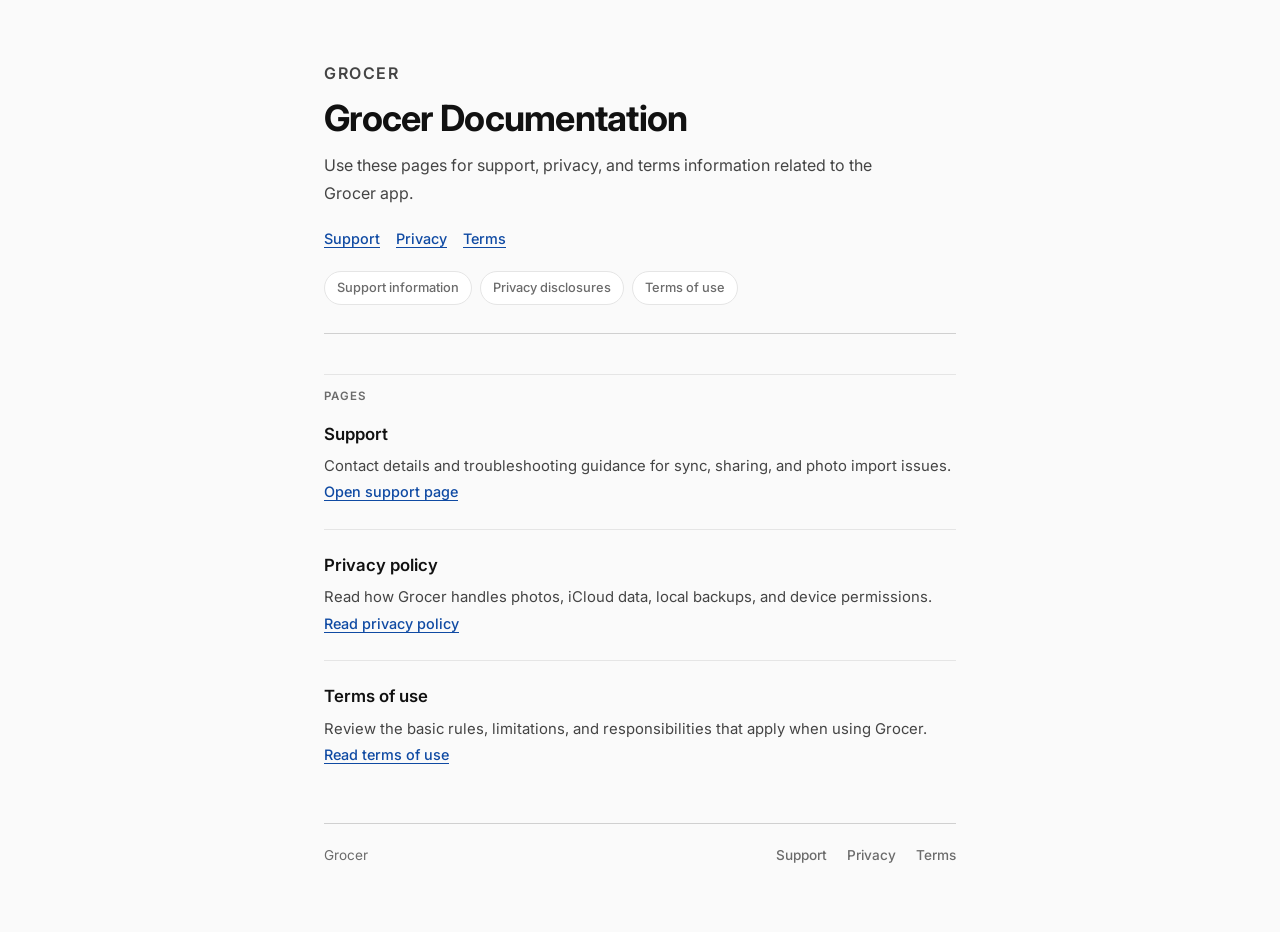
<file: docs/index.html>
<!DOCTYPE html>
<html lang="en">
<head>
  <meta charset="utf-8">
  <meta name="viewport" content="width=device-width, initial-scale=1">
  <title>Grocer</title>
  <meta name="description" content="Grocer support and privacy resources.">
  <link rel="preconnect" href="https://fonts.googleapis.com">
  <link rel="preconnect" href="https://fonts.gstatic.com" crossorigin>
  <link href="https://fonts.googleapis.com/css2?family=Inter:wght@400;500;600;700&display=swap" rel="stylesheet">
  <link rel="stylesheet" href="./styles.css">
</head>
<body>
  <main class="shell">
    <section class="hero">
      <p class="eyebrow">Grocer</p>
      <div class="hero-grid">
        <div>
          <h1>Grocer Documentation</h1>
          <p>Use these pages for support, privacy, and terms information related to the Grocer app.</p>
          <div class="hero-actions">
            <a class="button" href="./support/">Support</a>
            <a class="button-secondary" href="./privacy/">Privacy</a>
            <a class="button-secondary" href="./terms/">Terms</a>
          </div>
        </div>
        <div class="pill-list" aria-label="Grocer features">
          <span class="pill">Support information</span>
          <span class="pill">Privacy disclosures</span>
          <span class="pill">Terms of use</span>
        </div>
      </div>
    </section>

    <p class="section-label">Pages</p>
    <section class="grid two-up">
      <article class="card">
        <h2>Support</h2>
        <p>Contact details and troubleshooting guidance for sync, sharing, and photo import issues.</p>
        <a class="button" href="./support/">Open support page</a>
      </article>

      <article class="card">
        <h2>Privacy policy</h2>
        <p>Read how Grocer handles photos, iCloud data, local backups, and device permissions.</p>
        <a class="button-secondary" href="./privacy/">Read privacy policy</a>
      </article>

      <article class="card">
        <h2>Terms of use</h2>
        <p>Review the basic rules, limitations, and responsibilities that apply when using Grocer.</p>
        <a class="button-secondary" href="./terms/">Read terms of use</a>
      </article>
    </section>

    <footer class="footer">
      <span>Grocer</span>
      <nav class="footer-nav" aria-label="Footer">
        <a href="./support/">Support</a>
        <a href="./privacy/">Privacy</a>
        <a href="./terms/">Terms</a>
      </nav>
    </footer>
  </main>
</body>
</html>
</file>
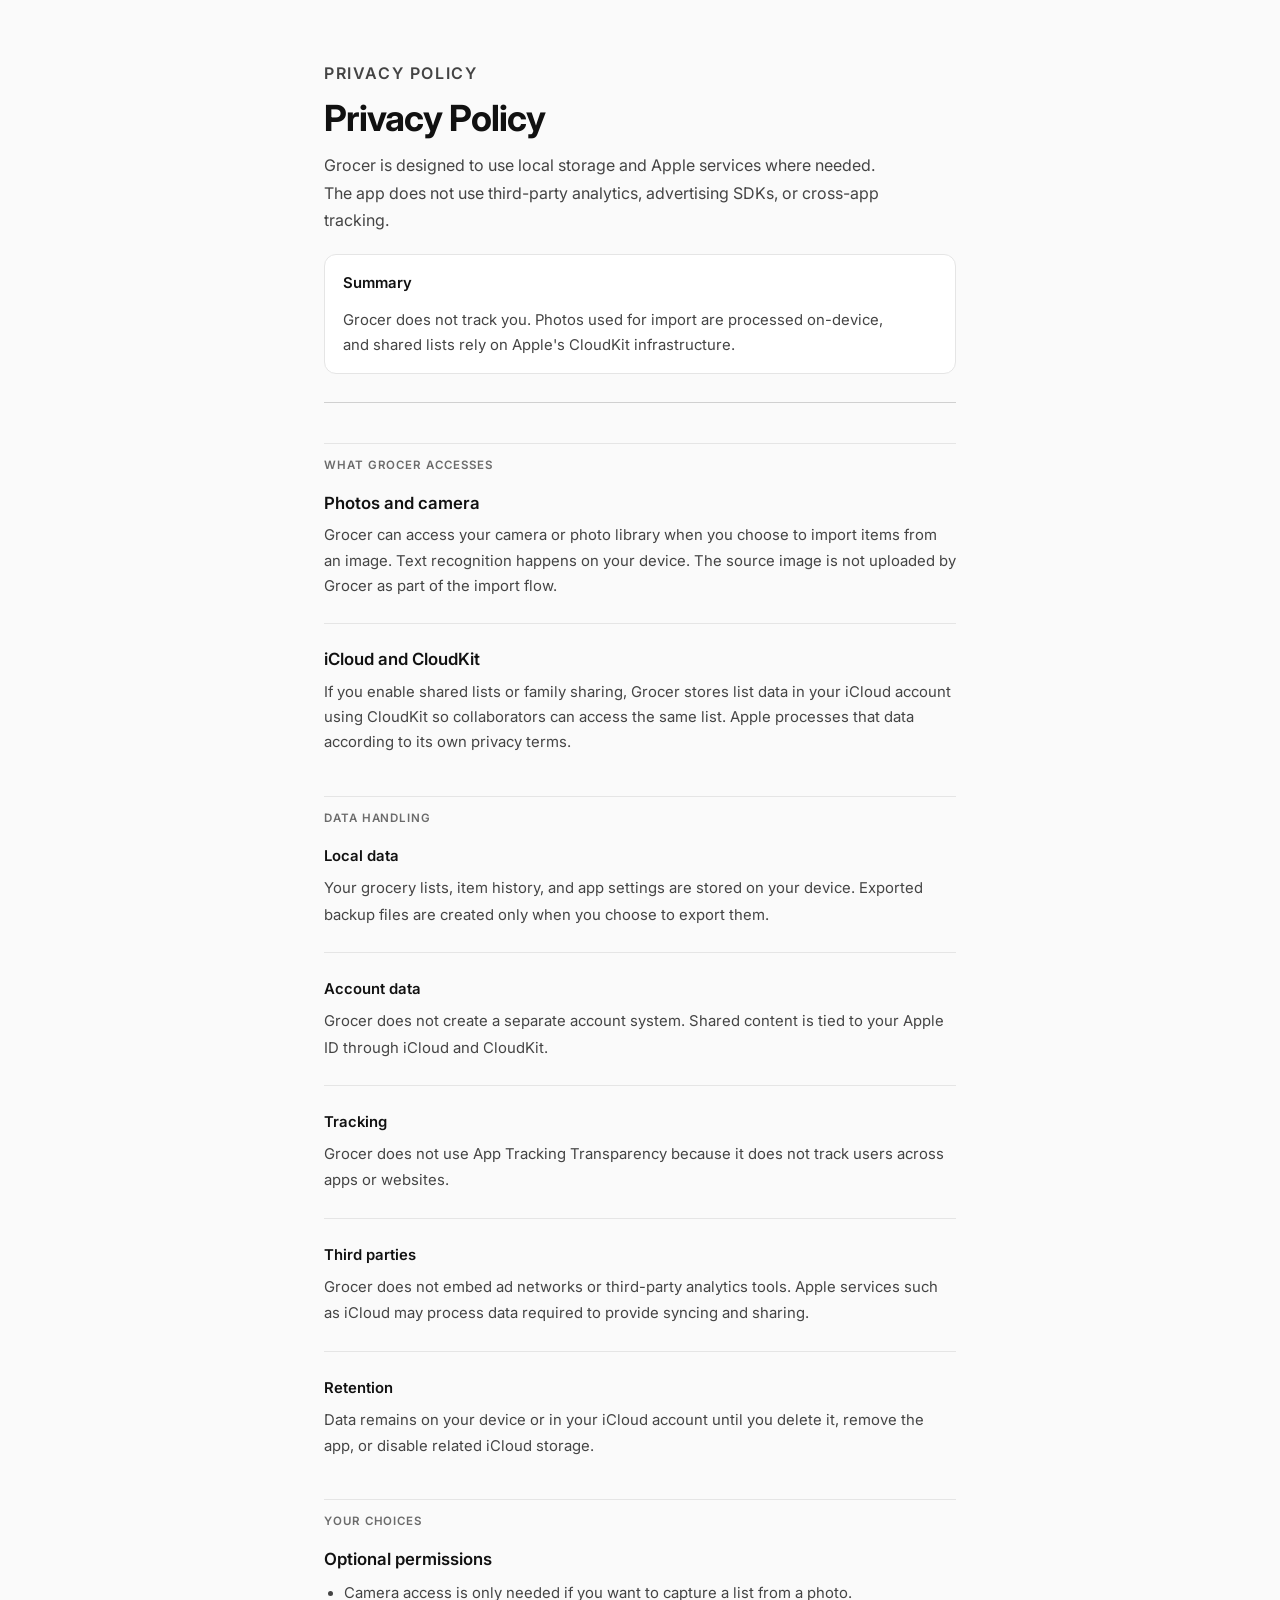
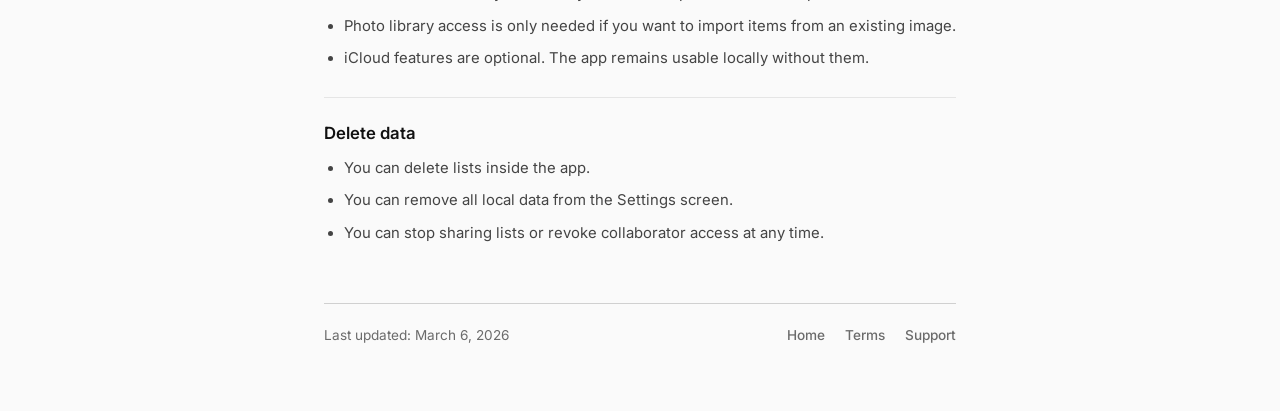
<file: docs/privacy/index.html>
<!DOCTYPE html>
<html lang="en">
<head>
  <meta charset="utf-8">
  <meta name="viewport" content="width=device-width, initial-scale=1">
  <title>Grocer Privacy Policy</title>
  <meta name="description" content="Grocer privacy policy.">
  <link rel="preconnect" href="https://fonts.googleapis.com">
  <link rel="preconnect" href="https://fonts.gstatic.com" crossorigin>
  <link href="https://fonts.googleapis.com/css2?family=Inter:wght@400;500;600;700&display=swap" rel="stylesheet">
  <link rel="stylesheet" href="../styles.css">
</head>
<body>
  <main class="shell">
    <section class="hero">
      <p class="eyebrow">Privacy Policy</p>
      <div class="hero-grid">
        <div>
          <h1>Privacy Policy</h1>
          <p>Grocer is designed to use local storage and Apple services where needed. The app does not use third-party analytics, advertising SDKs, or cross-app tracking.</p>
        </div>
        <div class="notice">
          <strong>Summary</strong>
          <p>Grocer does not track you. Photos used for import are processed on-device, and shared lists rely on Apple's CloudKit infrastructure.</p>
        </div>
      </div>
    </section>

    <p class="section-label">What Grocer Accesses</p>
    <section class="grid two-up">
      <article class="card">
        <h2>Photos and camera</h2>
        <p>Grocer can access your camera or photo library when you choose to import items from an image. Text recognition happens on your device. The source image is not uploaded by Grocer as part of the import flow.</p>
      </article>

      <article class="card">
        <h2>iCloud and CloudKit</h2>
        <p>If you enable shared lists or family sharing, Grocer stores list data in your iCloud account using CloudKit so collaborators can access the same list. Apple processes that data according to its own privacy terms.</p>
      </article>
    </section>

    <p class="section-label">Data Handling</p>
    <section class="card meta">
      <div class="meta-row">
        <strong>Local data</strong>
        <span>Your grocery lists, item history, and app settings are stored on your device. Exported backup files are created only when you choose to export them.</span>
      </div>
      <div class="meta-row">
        <strong>Account data</strong>
        <span>Grocer does not create a separate account system. Shared content is tied to your Apple ID through iCloud and CloudKit.</span>
      </div>
      <div class="meta-row">
        <strong>Tracking</strong>
        <span>Grocer does not use App Tracking Transparency because it does not track users across apps or websites.</span>
      </div>
      <div class="meta-row">
        <strong>Third parties</strong>
        <span>Grocer does not embed ad networks or third-party analytics tools. Apple services such as iCloud may process data required to provide syncing and sharing.</span>
      </div>
      <div class="meta-row">
        <strong>Retention</strong>
        <span>Data remains on your device or in your iCloud account until you delete it, remove the app, or disable related iCloud storage.</span>
      </div>
    </section>

    <p class="section-label">Your Choices</p>
    <section class="grid two-up">
      <article class="card">
        <h3>Optional permissions</h3>
        <ul>
          <li>Camera access is only needed if you want to capture a list from a photo.</li>
          <li>Photo library access is only needed if you want to import items from an existing image.</li>
          <li>iCloud features are optional. The app remains usable locally without them.</li>
        </ul>
      </article>

      <article class="card">
        <h3>Delete data</h3>
        <ul>
          <li>You can delete lists inside the app.</li>
          <li>You can remove all local data from the Settings screen.</li>
          <li>You can stop sharing lists or revoke collaborator access at any time.</li>
        </ul>
      </article>
    </section>

    <footer class="footer">
      <span>Last updated: March 6, 2026</span>
      <nav class="footer-nav" aria-label="Footer">
        <a href="../">Home</a>
        <a href="../terms/">Terms</a>
        <a href="../support/">Support</a>
      </nav>
    </footer>
  </main>
</body>
</html>
</file>
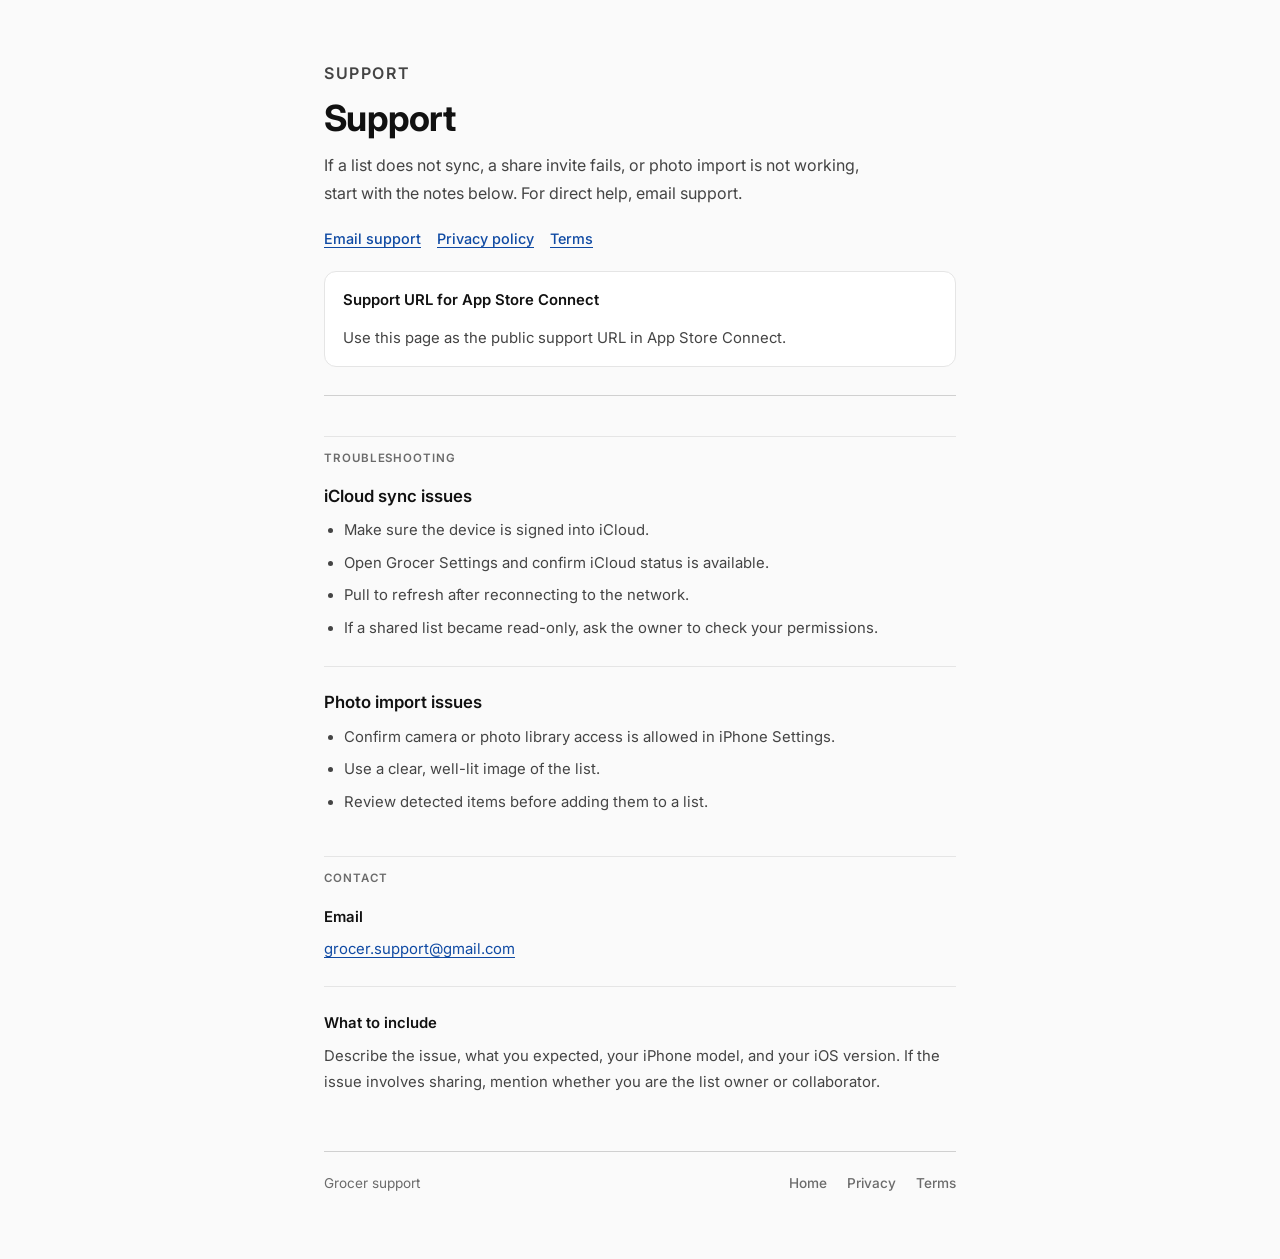
<file: docs/support/index.html>
<!DOCTYPE html>
<html lang="en">
<head>
  <meta charset="utf-8">
  <meta name="viewport" content="width=device-width, initial-scale=1">
  <title>Grocer Support</title>
  <meta name="description" content="Grocer support information.">
  <link rel="preconnect" href="https://fonts.googleapis.com">
  <link rel="preconnect" href="https://fonts.gstatic.com" crossorigin>
  <link href="https://fonts.googleapis.com/css2?family=Inter:wght@400;500;600;700&display=swap" rel="stylesheet">
  <link rel="stylesheet" href="../styles.css">
</head>
<body>
  <main class="shell">
    <section class="hero">
      <p class="eyebrow">Support</p>
      <div class="hero-grid">
        <div>
          <h1>Support</h1>
          <p>If a list does not sync, a share invite fails, or photo import is not working, start with the notes below. For direct help, email support.</p>
          <div class="hero-actions">
            <a class="button" href="mailto:grocer.support@gmail.com?subject=Grocer%20Support">Email support</a>
            <a class="button-secondary" href="../privacy/">Privacy policy</a>
            <a class="button-secondary" href="../terms/">Terms</a>
          </div>
        </div>
        <div class="notice">
          <strong>Support URL for App Store Connect</strong>
          <p>Use this page as the public support URL in App Store Connect.</p>
        </div>
      </div>
    </section>

    <p class="section-label">Troubleshooting</p>
    <section class="grid two-up">
      <article class="card">
        <h2>iCloud sync issues</h2>
        <ul>
          <li>Make sure the device is signed into iCloud.</li>
          <li>Open Grocer Settings and confirm iCloud status is available.</li>
          <li>Pull to refresh after reconnecting to the network.</li>
          <li>If a shared list became read-only, ask the owner to check your permissions.</li>
        </ul>
      </article>

      <article class="card">
        <h2>Photo import issues</h2>
        <ul>
          <li>Confirm camera or photo library access is allowed in iPhone Settings.</li>
          <li>Use a clear, well-lit image of the list.</li>
          <li>Review detected items before adding them to a list.</li>
        </ul>
      </article>
    </section>

    <p class="section-label">Contact</p>
    <section class="card meta two-up">
      <div class="meta-row">
        <strong>Email</strong>
        <span><a href="mailto:grocer.support@gmail.com?subject=Grocer%20Support">grocer.support@gmail.com</a></span>
      </div>
      <div class="meta-row">
        <strong>What to include</strong>
        <span>Describe the issue, what you expected, your iPhone model, and your iOS version. If the issue involves sharing, mention whether you are the list owner or collaborator.</span>
      </div>
    </section>

    <footer class="footer">
      <span>Grocer support</span>
      <nav class="footer-nav" aria-label="Footer">
        <a href="../">Home</a>
        <a href="../privacy/">Privacy</a>
        <a href="../terms/">Terms</a>
      </nav>
    </footer>
  </main>
</body>
</html>
</file>
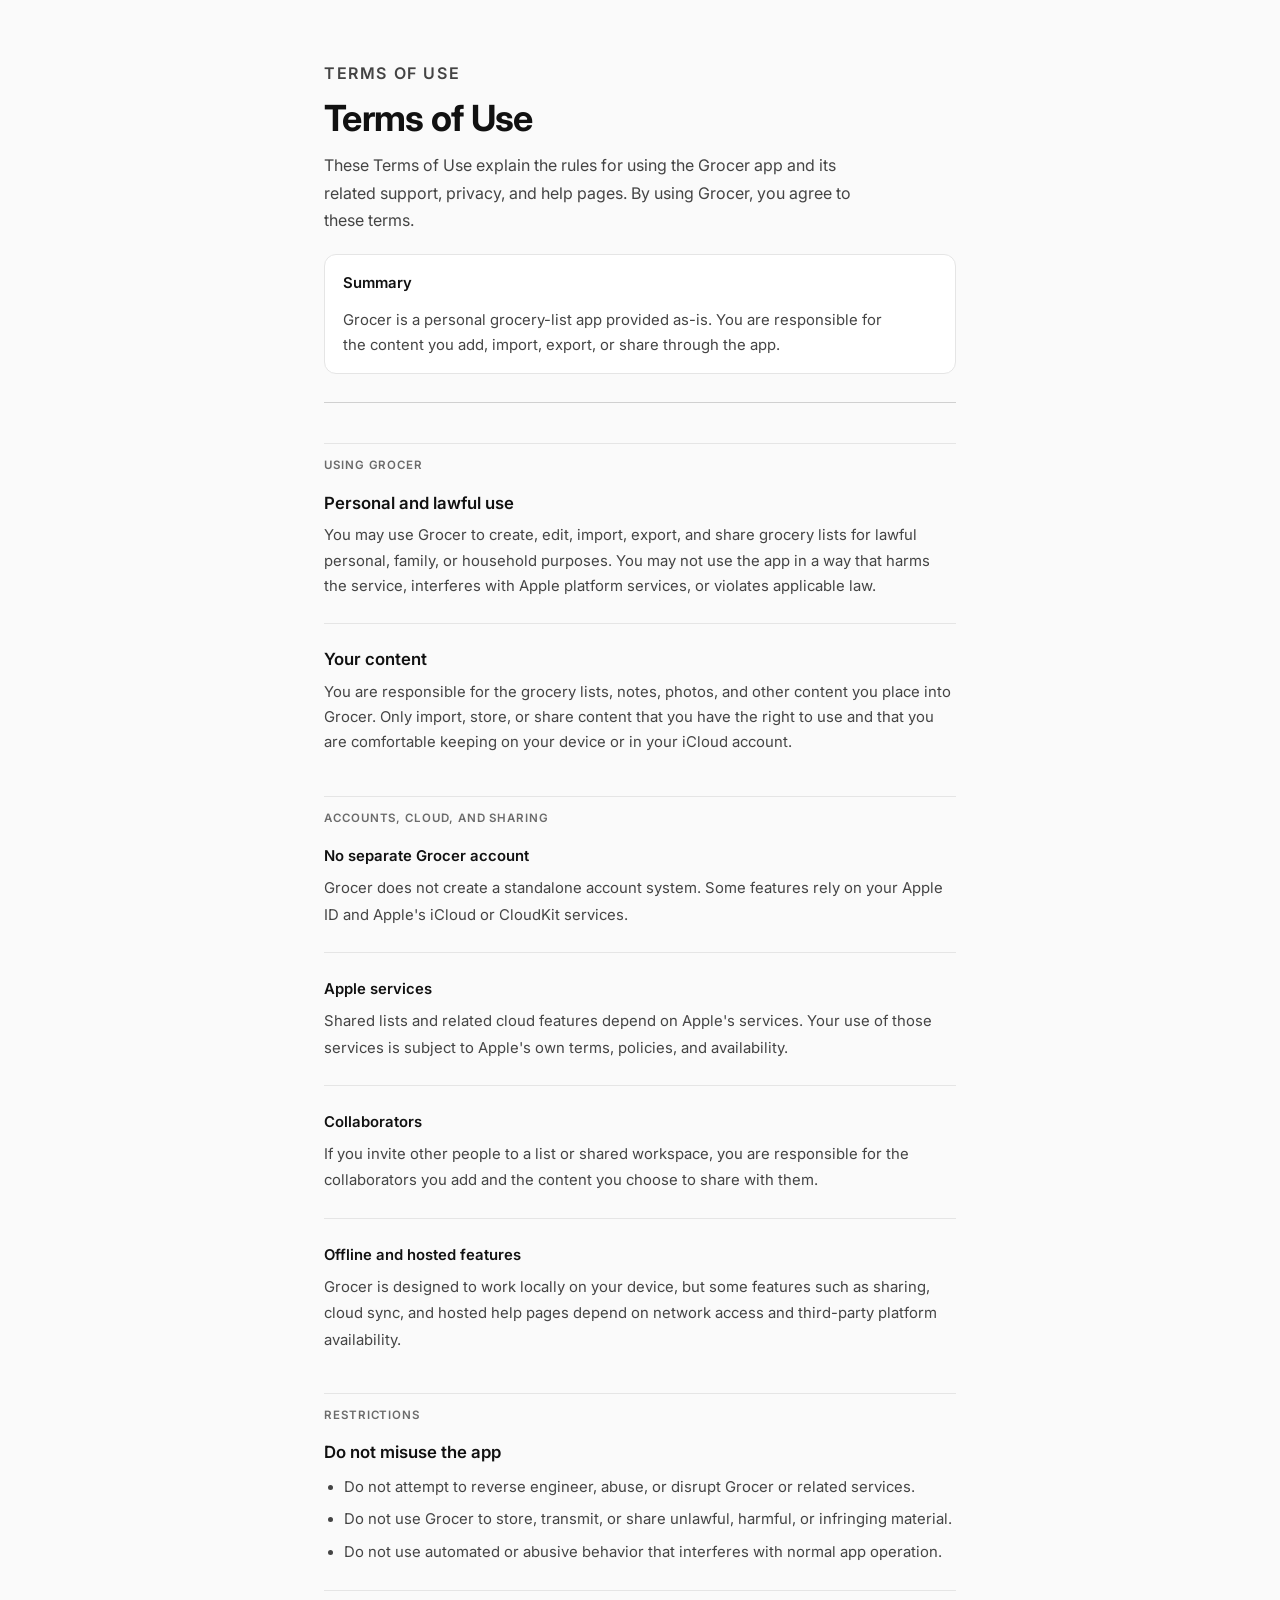
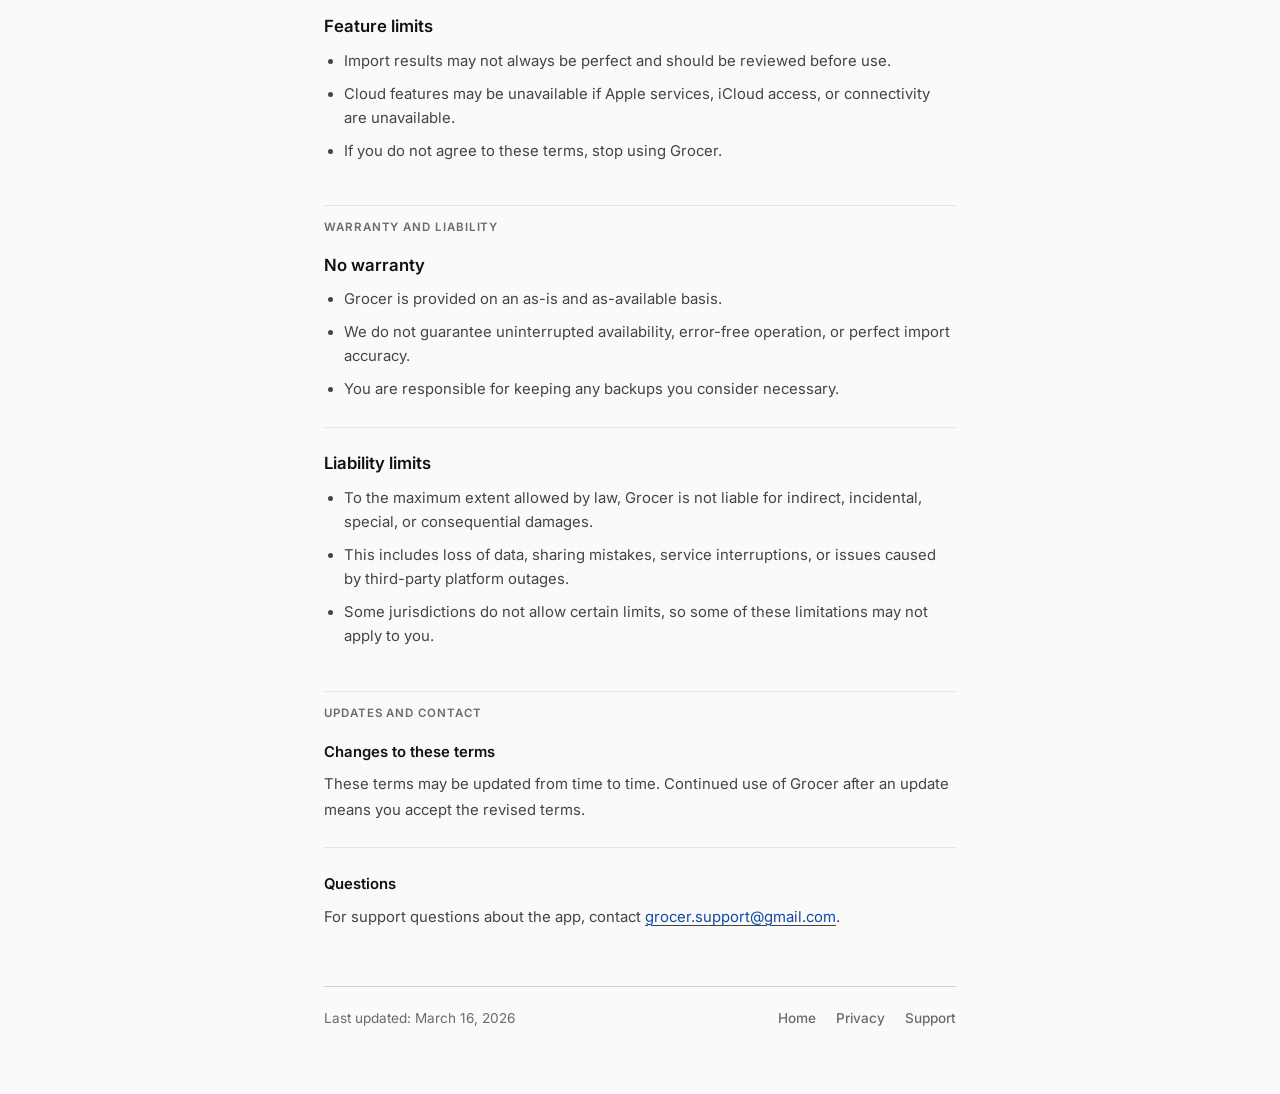
<file: docs/terms/index.html>
<!DOCTYPE html>
<html lang="en">
<head>
  <meta charset="utf-8">
  <meta name="viewport" content="width=device-width, initial-scale=1">
  <title>Grocer Terms of Use</title>
  <meta name="description" content="Grocer terms of use.">
  <link rel="preconnect" href="https://fonts.googleapis.com">
  <link rel="preconnect" href="https://fonts.gstatic.com" crossorigin>
  <link href="https://fonts.googleapis.com/css2?family=Inter:wght@400;500;600;700&display=swap" rel="stylesheet">
  <link rel="stylesheet" href="../styles.css">
</head>
<body>
  <main class="shell">
    <section class="hero">
      <p class="eyebrow">Terms of Use</p>
      <div class="hero-grid">
        <div>
          <h1>Terms of Use</h1>
          <p>These Terms of Use explain the rules for using the Grocer app and its related support, privacy, and help pages. By using Grocer, you agree to these terms.</p>
        </div>
        <div class="notice">
          <strong>Summary</strong>
          <p>Grocer is a personal grocery-list app provided as-is. You are responsible for the content you add, import, export, or share through the app.</p>
        </div>
      </div>
    </section>

    <p class="section-label">Using Grocer</p>
    <section class="grid two-up">
      <article class="card">
        <h2>Personal and lawful use</h2>
        <p>You may use Grocer to create, edit, import, export, and share grocery lists for lawful personal, family, or household purposes. You may not use the app in a way that harms the service, interferes with Apple platform services, or violates applicable law.</p>
      </article>

      <article class="card">
        <h2>Your content</h2>
        <p>You are responsible for the grocery lists, notes, photos, and other content you place into Grocer. Only import, store, or share content that you have the right to use and that you are comfortable keeping on your device or in your iCloud account.</p>
      </article>
    </section>

    <p class="section-label">Accounts, Cloud, and Sharing</p>
    <section class="card meta">
      <div class="meta-row">
        <strong>No separate Grocer account</strong>
        <span>Grocer does not create a standalone account system. Some features rely on your Apple ID and Apple's iCloud or CloudKit services.</span>
      </div>
      <div class="meta-row">
        <strong>Apple services</strong>
        <span>Shared lists and related cloud features depend on Apple's services. Your use of those services is subject to Apple's own terms, policies, and availability.</span>
      </div>
      <div class="meta-row">
        <strong>Collaborators</strong>
        <span>If you invite other people to a list or shared workspace, you are responsible for the collaborators you add and the content you choose to share with them.</span>
      </div>
      <div class="meta-row">
        <strong>Offline and hosted features</strong>
        <span>Grocer is designed to work locally on your device, but some features such as sharing, cloud sync, and hosted help pages depend on network access and third-party platform availability.</span>
      </div>
    </section>

    <p class="section-label">Restrictions</p>
    <section class="grid two-up">
      <article class="card">
        <h3>Do not misuse the app</h3>
        <ul>
          <li>Do not attempt to reverse engineer, abuse, or disrupt Grocer or related services.</li>
          <li>Do not use Grocer to store, transmit, or share unlawful, harmful, or infringing material.</li>
          <li>Do not use automated or abusive behavior that interferes with normal app operation.</li>
        </ul>
      </article>

      <article class="card">
        <h3>Feature limits</h3>
        <ul>
          <li>Import results may not always be perfect and should be reviewed before use.</li>
          <li>Cloud features may be unavailable if Apple services, iCloud access, or connectivity are unavailable.</li>
          <li>If you do not agree to these terms, stop using Grocer.</li>
        </ul>
      </article>
    </section>

    <p class="section-label">Warranty and Liability</p>
    <section class="grid two-up">
      <article class="card">
        <h3>No warranty</h3>
        <ul>
          <li>Grocer is provided on an as-is and as-available basis.</li>
          <li>We do not guarantee uninterrupted availability, error-free operation, or perfect import accuracy.</li>
          <li>You are responsible for keeping any backups you consider necessary.</li>
        </ul>
      </article>

      <article class="card">
        <h3>Liability limits</h3>
        <ul>
          <li>To the maximum extent allowed by law, Grocer is not liable for indirect, incidental, special, or consequential damages.</li>
          <li>This includes loss of data, sharing mistakes, service interruptions, or issues caused by third-party platform outages.</li>
          <li>Some jurisdictions do not allow certain limits, so some of these limitations may not apply to you.</li>
        </ul>
      </article>
    </section>

    <p class="section-label">Updates and Contact</p>
    <section class="card meta">
      <div class="meta-row">
        <strong>Changes to these terms</strong>
        <span>These terms may be updated from time to time. Continued use of Grocer after an update means you accept the revised terms.</span>
      </div>
      <div class="meta-row">
        <strong>Questions</strong>
        <span>For support questions about the app, contact <a href="mailto:grocer.support@gmail.com?subject=Grocer%20Terms">grocer.support@gmail.com</a>.</span>
      </div>
    </section>

    <footer class="footer">
      <span>Last updated: March 16, 2026</span>
      <nav class="footer-nav" aria-label="Footer">
        <a href="../">Home</a>
        <a href="../privacy/">Privacy</a>
        <a href="../support/">Support</a>
      </nav>
    </footer>
  </main>
</body>
</html>
</file>
<file: docs/styles.css>
:root {
  color-scheme: light;
  --page-bg: #fafafa;
  --surface: #ffffff;
  --text: #111111;
  --text-secondary: #444444;
  --muted: #6b6b6b;
  --line: #e5e5e5;
  --line-strong: #d0d0d0;
  --link: #0f4aa3;
  --link-hover: #0a3675;
  --max-width: 680px;
  --radius: 12px;
}

* {
  box-sizing: border-box;
  margin: 0;
  padding: 0;
}

html {
  background: var(--page-bg);
  -webkit-text-size-adjust: 100%;
}

body {
  background: var(--page-bg);
  color: var(--text);
  font-family: "Inter", -apple-system, BlinkMacSystemFont, "Segoe UI", sans-serif;
  font-size: 15px;
  line-height: 1.7;
  -webkit-font-smoothing: antialiased;
  -moz-osx-font-smoothing: grayscale;
}

a {
  color: var(--link);
  text-decoration-thickness: 1px;
  text-underline-offset: 3px;
  transition: color 0.15s ease;
}

a:hover {
  color: var(--link-hover);
}

/* ── Layout ── */

.shell {
  width: 100%;
  max-width: var(--max-width);
  margin: 0 auto;
  padding: 48px 24px 64px;
}

/* ── Hero ── */

.hero {
  padding-bottom: 28px;
  margin-bottom: 8px;
  border-bottom: 1px solid var(--line-strong);
}

.eyebrow {
  margin-bottom: 10px;
  font-size: 0.75rem;
  font-weight: 600;
  letter-spacing: 0.1em;
  text-transform: uppercase;
  color: var(--muted);
}

.hero-grid,
.grid,
.meta {
  display: block;
}

.hero h1 {
  font-size: clamp(1.75rem, 5vw, 2.25rem);
  line-height: 1.2;
  font-weight: 700;
  letter-spacing: -0.02em;
  color: var(--text);
}

.hero p,
.card p,
.card li,
.meta-row span,
.notice p {
  color: var(--text-secondary);
}

.hero p {
  margin-top: 12px;
  font-size: 1rem;
  line-height: 1.7;
  max-width: 560px;
}

.hero-actions {
  display: flex;
  flex-wrap: wrap;
  gap: 16px;
  margin-top: 20px;
}

/* ── Buttons / Links ── */

.button,
.button-secondary {
  display: inline-block;
  padding: 0;
  border: 0;
  background: none;
  color: var(--link);
  font-family: inherit;
  font-size: 0.9rem;
  font-weight: 500;
  text-decoration: underline;
  text-decoration-thickness: 1px;
  text-underline-offset: 3px;
  transition: color 0.15s ease;
  cursor: pointer;
}

.button:hover,
.button-secondary:hover {
  color: var(--link-hover);
}

/* ── Pills ── */

.pill-list {
  display: flex;
  flex-wrap: wrap;
  gap: 8px;
  margin-top: 20px;
}

.pill {
  padding: 5px 12px;
  border: 1px solid var(--line);
  border-radius: 999px;
  background: var(--surface);
  font-family: inherit;
  font-size: 0.8rem;
  font-weight: 500;
  color: var(--muted);
}

/* ── Section Labels ── */

.section-label {
  margin: 40px 0 16px;
  padding-top: 12px;
  border-top: 1px solid var(--line);
  font-size: 0.72rem;
  font-weight: 600;
  letter-spacing: 0.08em;
  text-transform: uppercase;
  color: var(--muted);
}

/* ── Cards ── */

.grid {
  margin-top: 8px;
}

.card,
.notice {
  margin-top: 16px;
  padding: 0;
  border: 0;
  background: none;
  box-shadow: none;
}

.card + .card {
  margin-top: 24px;
  padding-top: 24px;
  border-top: 1px solid var(--line);
}

.card h2,
.card h3 {
  margin-bottom: 8px;
  font-size: 1.05rem;
  font-weight: 600;
  line-height: 1.4;
  color: var(--text);
}

.card p {
  font-size: 0.93rem;
  line-height: 1.7;
}

.card ul {
  margin-top: 8px;
  padding-left: 20px;
}

.card li {
  font-size: 0.93rem;
  line-height: 1.65;
  padding: 2px 0;
}

.card li + li {
  margin-top: 4px;
}

/* ── Meta Rows ── */

.meta-row {
  padding: 0;
  border: 0;
}

.meta-row + .meta-row {
  margin-top: 24px;
  padding-top: 24px;
  border-top: 1px solid var(--line);
}

.meta-row strong,
.notice strong {
  display: block;
  margin-bottom: 6px;
  font-size: 0.93rem;
  font-weight: 600;
  color: var(--text);
}

.meta-row span {
  font-size: 0.93rem;
  line-height: 1.7;
}

/* ── Notice ── */

.notice {
  margin-top: 20px;
  padding: 16px 18px;
  background: var(--surface);
  border: 1px solid var(--line);
  border-radius: var(--radius);
}

.notice p {
  font-size: 0.93rem;
  line-height: 1.65;
}

/* ── Footer ── */

.footer {
  display: flex;
  flex-wrap: wrap;
  gap: 12px;
  align-items: center;
  justify-content: space-between;
  margin-top: 56px;
  padding-top: 20px;
  border-top: 1px solid var(--line-strong);
  font-size: 0.85rem;
  color: var(--muted);
}

.footer-nav {
  display: flex;
  flex-wrap: wrap;
  gap: 20px;
}

.footer-nav a {
  color: var(--muted);
  text-decoration: none;
  font-weight: 500;
  transition: color 0.15s ease;
}

.footer-nav a:hover {
  color: var(--text);
}

/* ── Mobile ── */

@media (max-width: 600px) {
  body {
    font-size: 14px;
  }

  .shell {
    padding: 32px 20px 48px;
  }

  .hero {
    padding-bottom: 24px;
  }

  .hero h1 {
    font-size: 1.5rem;
    line-height: 1.25;
  }

  .hero p {
    font-size: 0.93rem;
  }

  .hero-actions {
    gap: 12px;
  }

  .pill-list {
    gap: 6px;
  }

  .pill {
    font-size: 0.75rem;
    padding: 4px 10px;
  }

  .section-label {
    margin: 32px 0 12px;
    font-size: 0.68rem;
  }

  .card + .card,
  .meta-row + .meta-row {
    margin-top: 20px;
    padding-top: 20px;
  }

  .card h2,
  .card h3 {
    font-size: 1rem;
  }

  .card p,
  .card li,
  .meta-row span,
  .notice p {
    font-size: 0.88rem;
  }

  .notice {
    padding: 14px 16px;
  }

  .footer {
    margin-top: 40px;
    flex-direction: column;
    align-items: flex-start;
    gap: 14px;
    font-size: 0.82rem;
  }

  .footer-nav {
    gap: 16px;
  }
}
</file>
